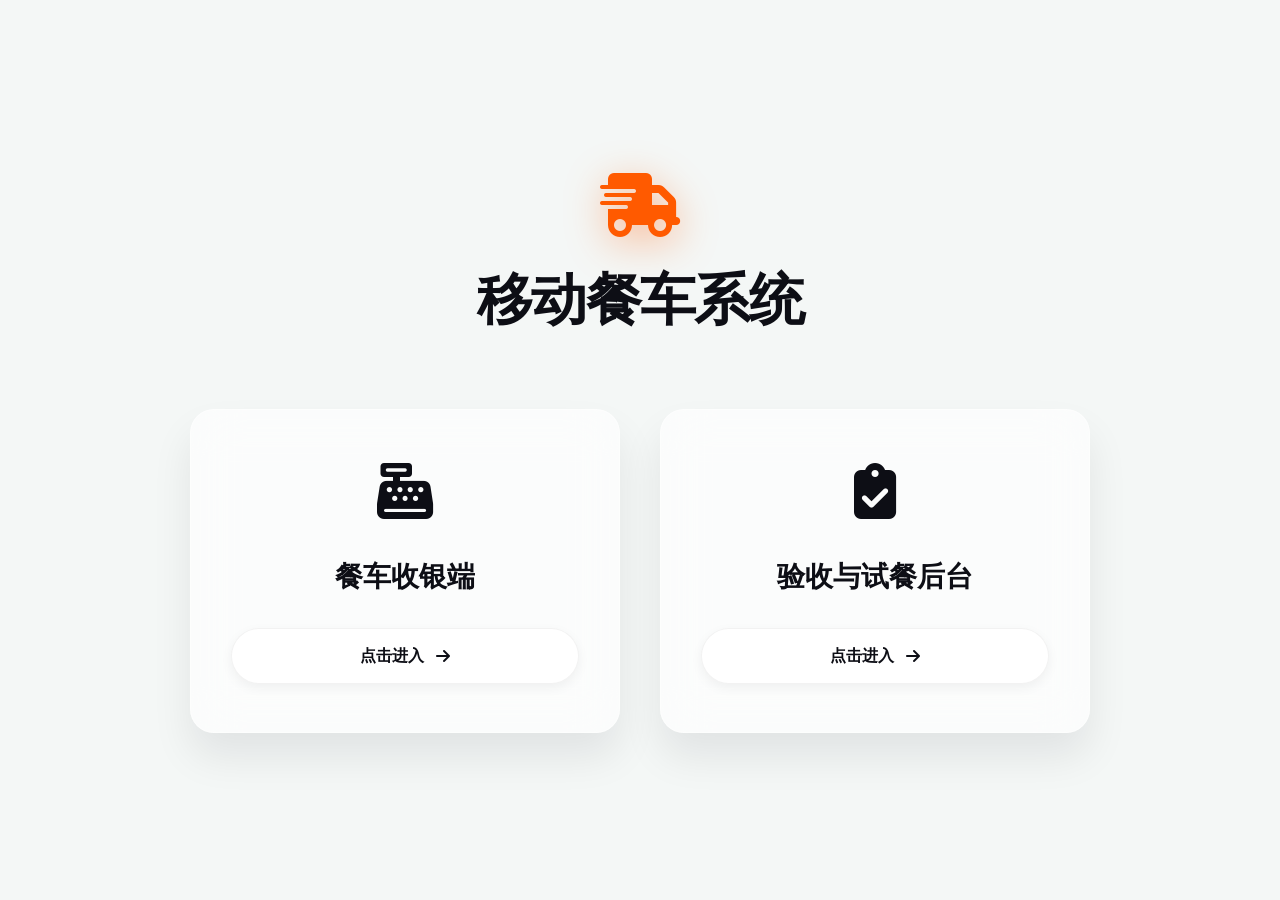
<file: index.html>
<!DOCTYPE html>
<!--
    页面名称: 欢迎主页 (Welcome Homepage)
    功能描述: 作为餐车管理系统的统一入口，提供导航到不同子模块的功能。
    涉及技能: 
      - welcome-homepage: 高质感欢迎页，动态流云背景，玻璃拟物化卡片，微互动动画
      - frontend-design: 极具识别度的现代排版，鲜明的色彩对比
      - code-comments: 清晰的代码结构注释
-->
<html lang="zh-CN">

<head>
    <meta charset="UTF-8">
    <meta name="viewport" content="width=device-width, initial-scale=1.0">
    <title>悠饭移动餐车系统</title>
    <!-- 引入高质感字体: Outfit 用于标题, Inter 用于正文 -->
    <link href="https://fonts.googleapis.com/css2?family=Inter:wght@400;500;600&family=Outfit:wght@700;800;900&display=swap" rel="stylesheet">
    <link rel="stylesheet" href="https://cdnjs.cloudflare.com/ajax/libs/font-awesome/6.4.0/css/all.min.css">
    
    <style>
        /* ==========================================================================
           模块: 全局变量与复位
           ========================================================================== */
        :root {
            /* 品牌核心色系：大胆的橙色为主色调，搭配高对比黑色与纯净白色 */
            --color-primary: #FF5A00;
            --color-primary-glow: rgba(255, 90, 0, 0.4);
            --color-secondary: #00E5FF;
            --color-secondary-glow: rgba(0, 229, 255, 0.4);
            
            --color-bg-light: #F4F7F6;
            --color-text-dark: #0D0E15;
            --color-text-muted: #6B7280;
            
            --glass-bg: rgba(255, 255, 255, 0.65);
            --glass-border: rgba(255, 255, 255, 0.4);
            --glass-shadow: 0 24px 40px rgba(13, 14, 21, 0.08);
            
            --font-display: 'Outfit', sans-serif;
            --font-body: 'Inter', sans-serif;
        }

        * {
            box-sizing: border-box;
            margin: 0;
            padding: 0;
        }

        body, html {
            height: 100%;
            font-family: var(--font-body);
            background-color: var(--color-bg-light);
            overflow: hidden; /* 防止背景滚动 */
            color: var(--color-text-dark);
        }

        /* ==========================================================================
           模块: 动态背景 (Dynamic Background)
           作用: 使用CSS动画和高斯模糊营造空间感与流动感
           ========================================================================== */
        .ambient-bg {
            position: fixed;
            top: 0;
            left: 0;
            width: 100vw;
            height: 100vh;
            z-index: -1;
            overflow: hidden;
            background: linear-gradient(145deg, #f0f4f8 0%, #e1e9f0 100%);
        }

        /* 流云模糊形体 */
        .color-orb {
            position: absolute;
            border-radius: 50%;
            filter: blur(100px);
            opacity: 0.7;
            animation: drift 20s infinite alternate ease-in-out;
        }

        .orb-1 {
            background-color: var(--color-primary);
            width: 60vw;
            height: 60vw;
            top: -20vh;
            left: -10vw;
            animation-duration: 25s;
        }

        .orb-2 {
            background-color: var(--color-secondary);
            width: 50vw;
            height: 50vw;
            bottom: -10vh;
            right: -10vw;
            animation-delay: -5s;
        }
        
        .orb-3 {
            background-color: #A78BFA;
            width: 40vw;
            height: 40vw;
            top: 40vh;
            left: 30vw;
            animation-duration: 30s;
            opacity: 0.5;
        }

        @keyframes drift {
            0% { transform: translate(0, 0) scale(1); }
            33% { transform: translate(5vw, 10vh) scale(1.1); }
            66% { transform: translate(-10vw, 5vh) scale(0.9); }
            100% { transform: translate(0vw, -5vh) scale(1.05); }
        }

        /* 噪点纹理叠加，增强质感 */
        .noise-overlay {
            position: fixed;
            top: 0; left: 0; right: 0; bottom: 0;
            background-image: url("data:image/svg+xml,%3Csvg viewBox='0 0 200 200' xmlns='http://www.w3.org/2000/svg'%3E%3Cfilter id='noiseFilter'%3E%3CfeTurbulence type='fractalNoise' baseFrequency='0.85' numOctaves='3' stitchTiles='stitch'/%3E%3C/filter%3E%3Crect width='100%25' height='100%25' filter='url(%23noiseFilter)' opacity='0.04'/%3E%3C/svg%3E");
            z-index: -1;
            pointer-events: none;
        }

        /* ==========================================================================
           模块: 主要内容区布局 (Main Content Layout)
           ========================================================================== */
        .layout-wrapper {
            display: flex;
            flex-direction: column;
            align-items: center;
            justify-content: center;
            height: 100vh;
            padding: 2rem;
            animation: fadeIn 1.2s cubic-bezier(0.16, 1, 0.3, 1) forwards;
        }

        @keyframes fadeIn {
            from { opacity: 0; transform: translateY(20px); }
            to { opacity: 1; transform: translateY(0); }
        }

        /* 标题容器 */
        .hero-section {
            text-align: center;
            margin-bottom: 5rem;
            position: relative;
        }

        .hero-icon {
            font-size: 4rem;
            color: var(--color-primary);
            margin-bottom: 1.5rem;
            filter: drop-shadow(0 10px 20px var(--color-primary-glow));
            display: inline-block;
            animation: float 6s ease-in-out infinite;
        }

        @keyframes float {
            0%, 100% { transform: translateY(0); }
            50% { transform: translateY(-10px); }
        }

        .hero-title {
            font-family: var(--font-display);
            font-size: 3.5rem;
            font-weight: 900;
            letter-spacing: -0.03em;
            color: var(--color-text-dark);
            line-height: 1.1;
        }

        /* ==========================================================================
           模块: 导航卡片组 (Navigation Cards)
           特性: 玻璃态容器，微交互动画
           ========================================================================== */
        .nav-grid {
            display: grid;
            grid-template-columns: repeat(2, 1fr);
            gap: 2.5rem;
            max-width: 900px;
            width: 100%;
        }

        @media (max-width: 768px) {
            .nav-grid {
                grid-template-columns: 1fr;
                gap: 1.5rem;
            }
        }

        .nav-card {
            position: relative;
            background: var(--glass-bg);
            backdrop-filter: blur(24px);
            -webkit-backdrop-filter: blur(24px);
            border: 1px solid var(--glass-border);
            border-radius: 24px;
            padding: 3rem 2.5rem;
            text-decoration: none;
            display: flex;
            flex-direction: column;
            align-items: center;
            justify-content: center;
            transition: all 0.4s cubic-bezier(0.16, 1, 0.3, 1);
            box-shadow: var(--glass-shadow);
            overflow: hidden;
            group: card;
        }

        /* 卡片光晕悬停层 */
        .nav-card::after {
            content: '';
            position: absolute;
            top: 0; left: 0; right: 0; bottom: 0;
            background: radial-gradient(circle at 50% 120%, var(--accent-light) 0%, transparent 60%);
            opacity: 0;
            transition: opacity 0.4s ease;
            z-index: 0;
        }

        /* 针对不同卡片设置特殊主色变量 */
        .card-cashier {
            --accent-color: var(--color-primary);
            --accent-light: rgba(255, 90, 0, 0.15);
        }

        .card-admin {
            --accent-color: #10B981; /* 翡翠绿 */
            --accent-light: rgba(16, 185, 129, 0.15);
        }

        .nav-card:hover {
            transform: translateY(-12px);
            box-shadow: 0 32px 60px rgba(0, 0, 0, 0.12),
                        0 0 0 2px var(--glass-border) inset;
        }

        .nav-card:hover::after {
            opacity: 1;
        }

        /* 确保内容在光晕之上 */
        .card-content {
            position: relative;
            z-index: 1;
            display: flex;
            flex-direction: column;
            align-items: center;
            width: 100%;
        }

        .card-icon {
            font-size: 3.5rem;
            color: var(--color-text-dark);
            margin-bottom: 2rem;
            transition: transform 0.4s cubic-bezier(0.34, 1.56, 0.64, 1), color 0.3s ease;
        }

        .nav-card:hover .card-icon {
            transform: scale(1.1) rotate(-5deg);
            color: var(--accent-color);
        }

        .card-title {
            font-family: var(--font-display);
            font-size: 1.75rem;
            font-weight: 800;
            color: var(--color-text-dark);
            margin-bottom: 2rem;
        }

        /* 进入按钮样式 */
        .btn-enter {
            background-color: #FFFFFF;
            color: var(--color-text-dark);
            padding: 1rem 2rem;
            border-radius: 100px;
            font-weight: 600;
            font-size: 1rem;
            display: inline-flex;
            align-items: center;
            gap: 0.75rem;
            border: 1px solid rgba(0, 0, 0, 0.05);
            box-shadow: 0 4px 12px rgba(0, 0, 0, 0.05);
            transition: all 0.3s ease;
            width: 100%;
            justify-content: center;
        }

        .nav-card:hover .btn-enter {
            background-color: var(--accent-color);
            color: #FFFFFF;
            transform: translateY(-2px);
            box-shadow: 0 8px 20px var(--accent-light);
            border-color: transparent;
        }

        .btn-enter i {
            transition: transform 0.3s ease;
        }

        .nav-card:hover .btn-enter i {
            transform: translateX(6px);
        }
    </style>
</head>

<body>
    <!-- 动态背景 -->
    <div class="ambient-bg">
        <div class="color-orb orb-1"></div>
        <div class="color-orb orb-2"></div>
        <div class="color-orb orb-3"></div>
    </div>
    
    <!-- 噪点纹理叠加 -->
    <div class="noise-overlay"></div>

    <!-- 顶层交互容器 -->
    <main class="layout-wrapper">
        
        <!-- 页面主标题 -->
        <section class="hero-section">
            <div class="hero-icon">
                <i class="fa-solid fa-truck-fast"></i>
            </div>
            <h1 class="hero-title">移动餐车系统</h1>
        </section>

        <!-- 导航卡片区 -->
        <nav class="nav-grid">
            
            <!-- 卡片1: 餐车收银端 -->
            <a href="收银app-餐车模式.html" class="nav-card card-cashier">
                <div class="card-content">
                    <div class="card-icon">
                        <i class="fa-solid fa-cash-register"></i>
                    </div>
                    <h2 class="card-title">餐车收银端</h2>
                    <div class="btn-enter">
                        点击进入 <i class="fa-solid fa-arrow-right"></i>
                    </div>
                </div>
            </a>

            <!-- 卡片2: 验收与试餐后台 -->
            <a href="验收与剩餐记录.html" class="nav-card card-admin">
                <div class="card-content">
                    <div class="card-icon">
                        <i class="fa-solid fa-clipboard-check"></i>
                    </div>
                    <h2 class="card-title">验收与试餐后台</h2>
                    <div class="btn-enter">
                        点击进入 <i class="fa-solid fa-arrow-right"></i>
                    </div>
                </div>
            </a>

        </nav>
    </main>
</body>

</html>
</file>
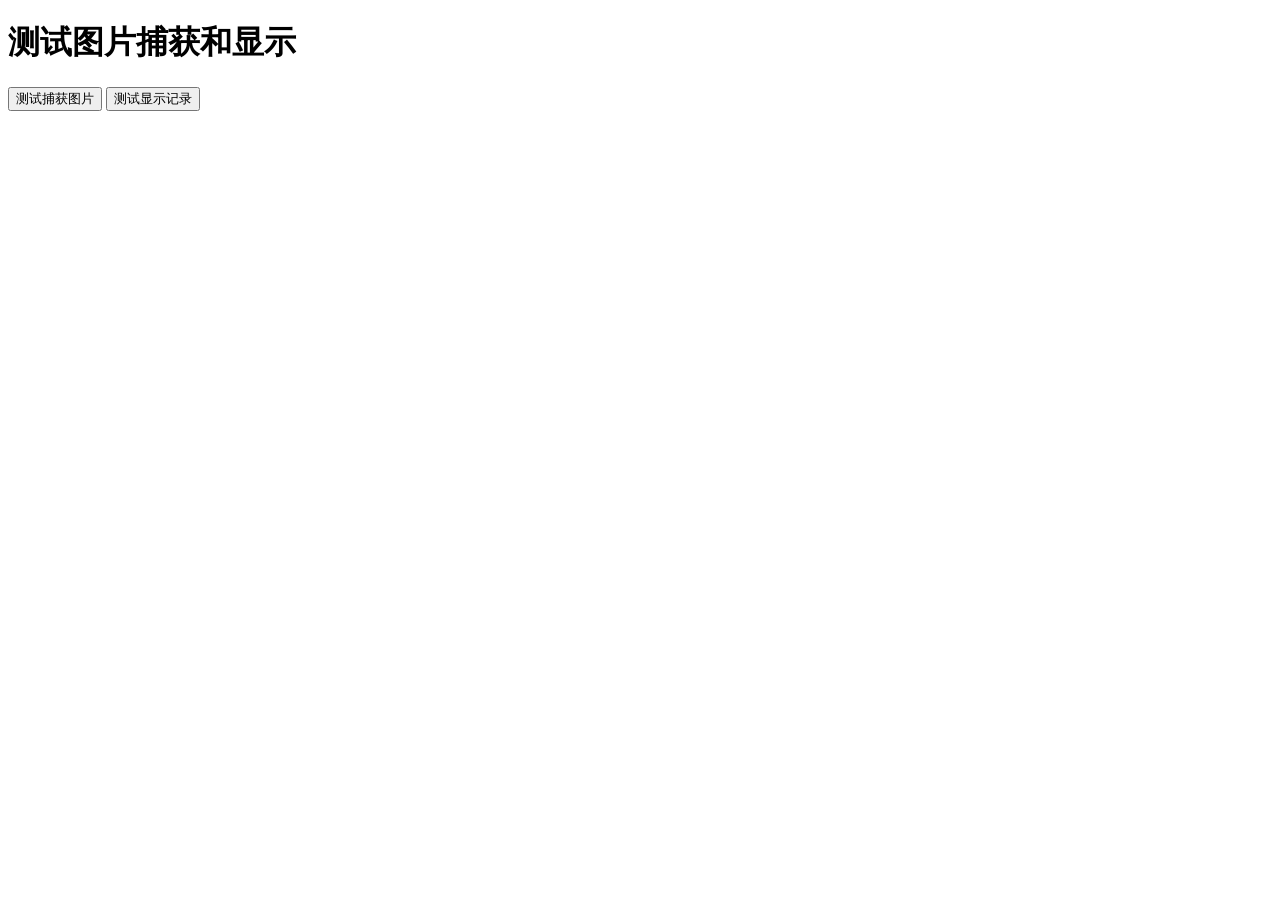
<file: test-images.html>
<!DOCTYPE html>
<html lang="zh-CN">

<head>
    <meta charset="UTF-8">
    <meta name="viewport" content="width=device-width, initial-scale=1.0">
    <title>图片功能测试</title>
</head>

<body>
    <h1>测试图片捕获和显示</h1>
    <button onclick="testCapture()">测试捕获图片</button>
    <button onclick="testDisplay()">测试显示记录</button>
    <div id="output"></div>

    <script>
        // 模拟 localStorage 中的记录数据
        function testCapture() {
            const testRecord = {
                id: '123',
                type: 'acceptance',
                time: '14:30:25',
                name: '招牌红烧肉',
                detail: '2500 g',
                image: '[data-uri]'
            };

            console.log('测试记录:', testRecord);
            document.getElementById('output').innerHTML = `
                <h3>记录详情：</h3>
                <p>菜品：${testRecord.name}</p>
                <p>重量：${testRecord.detail}</p>
                <p>时间：${testRecord.time}</p>
                <p>图片：${testRecord.image ? '有' : '无'}</p>
                ${testRecord.image ? `<img src="${testRecord.image}" style="width: 100px; height: 100px; border: 1px solid #ccc;">` : ''}
            `;
        }

        function testDisplay() {
            // 检查 localStorage
            const records = JSON.parse(localStorage.getItem('food_truck_records') || '[]');
            console.log('localStorage 中的记录数:', records.length);
            console.log('记录详情:', records);

            if (records.length === 0) {
                document.getElementById('output').innerHTML = '<p>localStorage 中没有记录</p>';
                return;
            }

            const html = records.map(rec => `
                <div style="border: 1px solid #ccc; padding: 10px; margin: 10px 0;">
                    <p><strong>${rec.name}</strong> - ${rec.detail}</p>
                    <p>时间: ${rec.time}</p>
                    <p>类型: ${rec.type}</p>
                    <p>图片: ${rec.image ? '✓ 有' : '✗ 无'}</p>
                    ${rec.image ? `<img src="${rec.image}" style="width: 80px; height: 80px; object-fit: cover; border: 1px solid #ddd;">` : ''}
                </div>
            `).join('');

            document.getElementById('output').innerHTML = html;
        }
    </script>
</body>

</html>
</file>
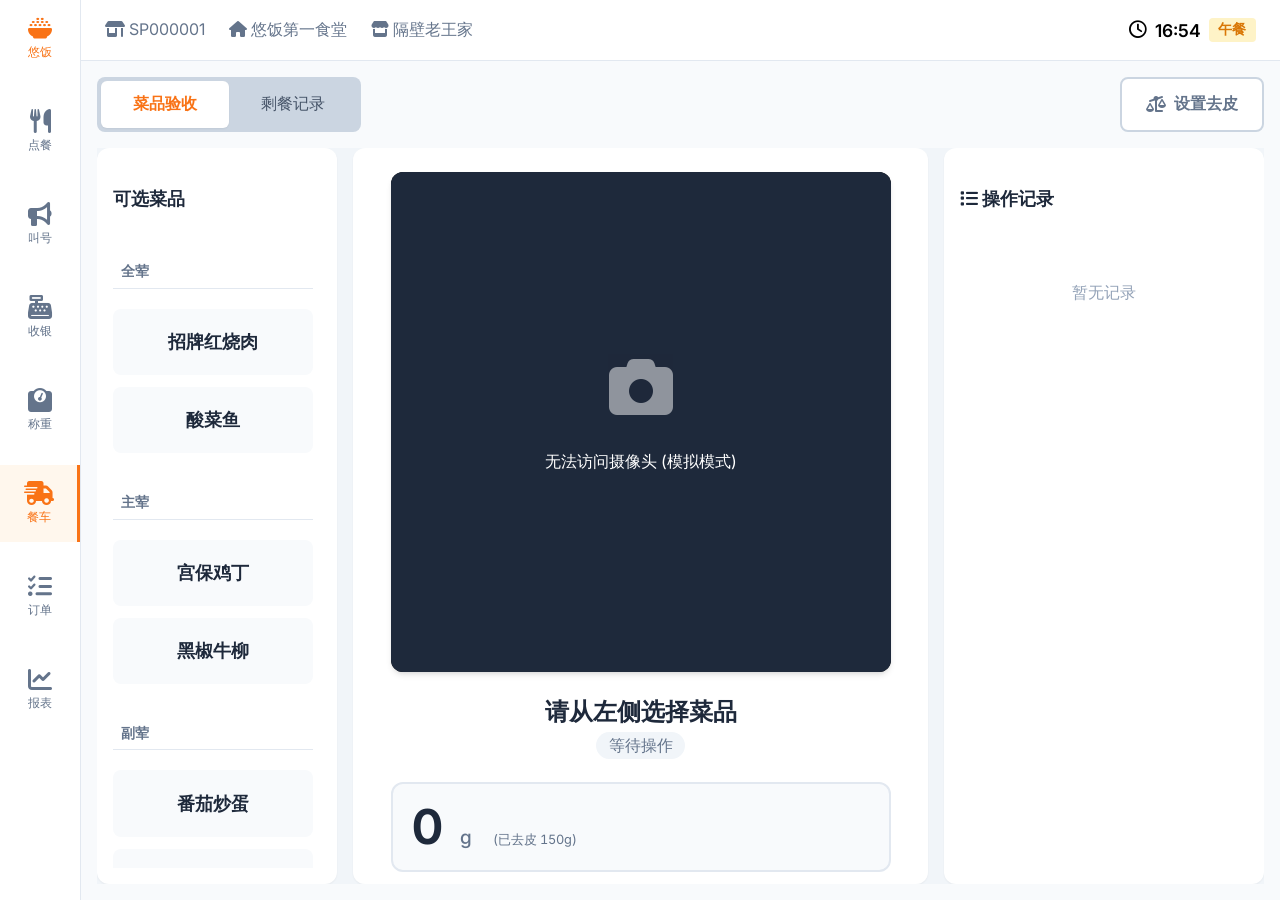
<file: 收银app-餐车模式.html>
<!DOCTYPE html>
<html lang="zh-CN">

<head>
    <meta charset="UTF-8">
    <meta name="viewport"
        content="width=device-width, height=device-height, initial-scale=1.0, maximum-scale=1.0, user-scalable=no">
    <title>餐车菜品验收与剩餐记录原型</title>
    <link href="https://fonts.googleapis.com/css2?family=Inter:wght@400;500;600;700&display=swap" rel="stylesheet">
    <link rel="stylesheet" href="https://cdnjs.cloudflare.com/ajax/libs/font-awesome/6.4.0/css/all.min.css">
    <link rel="stylesheet" href="style.css">
</head>

<body>
    <div class="app-container">
        <!-- 侧边栏导航 -->
        <aside class="sidebar">
            <div class="sidebar-logo">
                <i class="fa-solid fa-bowl-rice"></i>
                <span>悠饭</span>
            </div>
            <nav class="nav-menu">
                <a href="#" class="nav-item">
                    <div class="icon-box"><i class="fa-solid fa-utensils"></i></div>
                    <span>点餐</span>
                </a>
                <a href="#" class="nav-item">
                    <div class="icon-box"><i class="fa-solid fa-bullhorn"></i></div>
                    <span>叫号</span>
                </a>
                <a href="#" class="nav-item">
                    <div class="icon-box"><i class="fa-solid fa-cash-register"></i></div>
                    <span>收银</span>
                </a>
                <a href="#" class="nav-item">
                    <div class="icon-box"><i class="fa-solid fa-weight-scale"></i></div>
                    <span>称重</span>
                </a>
                <a href="#" class="nav-item active">
                    <div class="icon-box"><i class="fa-solid fa-truck-fast"></i></div>
                    <span>餐车</span>
                </a>
                <a href="#" class="nav-item">
                    <div class="icon-box"><i class="fa-solid fa-list-check"></i></div>
                    <span>订单</span>
                </a>
                <a href="验收与剩餐记录.html" class="nav-item">
                    <div class="icon-box"><i class="fa-solid fa-chart-line"></i></div>
                    <span>报表</span>
                </a>
            </nav>
        </aside>

        <!-- 主界面内容 -->
        <div class="main-wrapper">
            <!-- 顶部头信息 -->
            <header class="top-header">
                <div class="header-info">
                    <span><i class="fa-solid fa-shop"></i> SP000001</span>
                    <span><i class="fa-solid fa-house"></i> 悠饭第一食堂</span>
                    <span><i class="fa-solid fa-store"></i> 隔壁老王家</span>
                </div>
                <!-- 头部不再放 Tab -->
                <div class="header-time">
                    <i class="fa-regular fa-clock"></i> <span id="current-time">12:00-14:00</span>
                    <span class="badge-lunch">午餐</span>
                </div>
            </header>

            <!-- 业务操作区域 -->
            <main class="content-area">
                <!-- 模式切换移回内容区顶部 -->
                <div class="content-header">
                    <div class="mode-switcher">
                        <button id="btn-mode-acceptance" class="mode-btn active" onclick="switchMode('acceptance')">
                            菜品验收
                        </button>
                        <button id="btn-mode-leftover" class="mode-btn" onclick="switchMode('leftover')">
                            剩餐记录
                        </button>
                    </div>
                    <!-- 去皮按钮 -->
                    <button class="btn-icon-text" onclick="showTareModal()" style="margin-left: auto;">
                        <i class="fa-solid fa-scale-unbalanced"></i> 设置去皮
                    </button>
                </div>

                <!-- 三栏布局工作区 -->
                <div class="three-column-layout">
                    <!-- 第一栏：菜品列表 -->
                    <section class="col-dish">
                        <div class="panel-header">
                            <h4>可选菜品</h4>
                        </div>
                        <div id="dish-grid" class="dish-list-vertical">
                            <!-- JS填充 -->
                        </div>
                    </section>

                    <!-- 第二栏：称重预览 -->
                    <section class="col-preview">
                        <!-- 摄像头区域 -->
                        <div class="camera-square-wrapper">
                            <div class="camera-container">
                                <video id="camera-feed" autoplay playsinline class="hidden"></video>
                                <div id="camera-placeholder" class="camera-placeholder">
                                    <i class="fa-solid fa-camera"></i>
                                    <p id="camera-msg">请先选择左侧菜品</p>
                                </div>
                                <div id="flash-overlay" class="flash-overlay"></div>
                            </div>
                        </div>

                        <!-- 操作控制区 -->
                        <div class="control-area">
                            <div class="selected-info-bar">
                                <h2 id="selected-dish-name">请选择左侧菜品</h2>
                                <span id="selected-dish-status" class="status-tag">等待操作</span>
                            </div>

                            <div class="weight-control-row">
                                <div class="weight-display-large">
                                    <span id="weight-value">0</span>
                                    <span class="unit">g</span>
                                    <span id="tare-info"
                                        style="font-size: 0.8rem; color: #64748b; font-weight: normal; margin-left: 0.5rem; display:none;">(已去皮)</span>
                                </div>
                            </div>

                            <div class="action-buttons-row">
                                <button id="btn-primary-action" class="btn-primary btn-xl"
                                    onclick="handlePrimaryAction()" disabled>
                                    <i class="fa-solid fa-check"></i> 确认记录
                                </button>
                                <button id="btn-secondary-action" class="btn-danger btn-xl hidden"
                                    onclick="handleSoldOut()">
                                    <i class="fa-solid fa-store-slash"></i> 标记售罄
                                </button>
                            </div>
                        </div>
                    </section>

                    <!-- 第三栏：操作记录 -->
                    <section class="col-log">
                        <div class="panel-header">
                            <h4><i class="fa-solid fa-list"></i> <span id="log-title">操作记录</span></h4>
                        </div>
                        <div class="log-list-container">
                            <div id="log-list" class="log-items">
                                <!-- JS填充 -->
                            </div>
                        </div>
                    </section>
                </div>
            </main>
        </div>
    </div>

    <!-- 去皮设置弹窗 -->
    <div id="tare-modal" class="modal-overlay hidden">
        <div class="modal-content">
            <h3 class="modal-title">设置去皮</h3>
            <!-- 移除份数设置，默认1份 -->
            <div class="form-group">
                <label>份数盆重量 (g)</label>
                <input type="number" id="tare-unit-weight" value="150" step="1" class="input-field"
                    style="font-size: 1.5rem; text-align: center;">
            </div>
            <div class="modal-actions">
                <button class="btn-secondary" onclick="closeTareModal()">取消</button>
                <button class="btn-primary" onclick="confirmTare()">确认</button>
            </div>
        </div>
    </div>

    <!-- Toast -->
    <div id="toast" class="toast hidden">操作成功</div>

    <script src="app.js"></script>
</body>

</html>
</file>
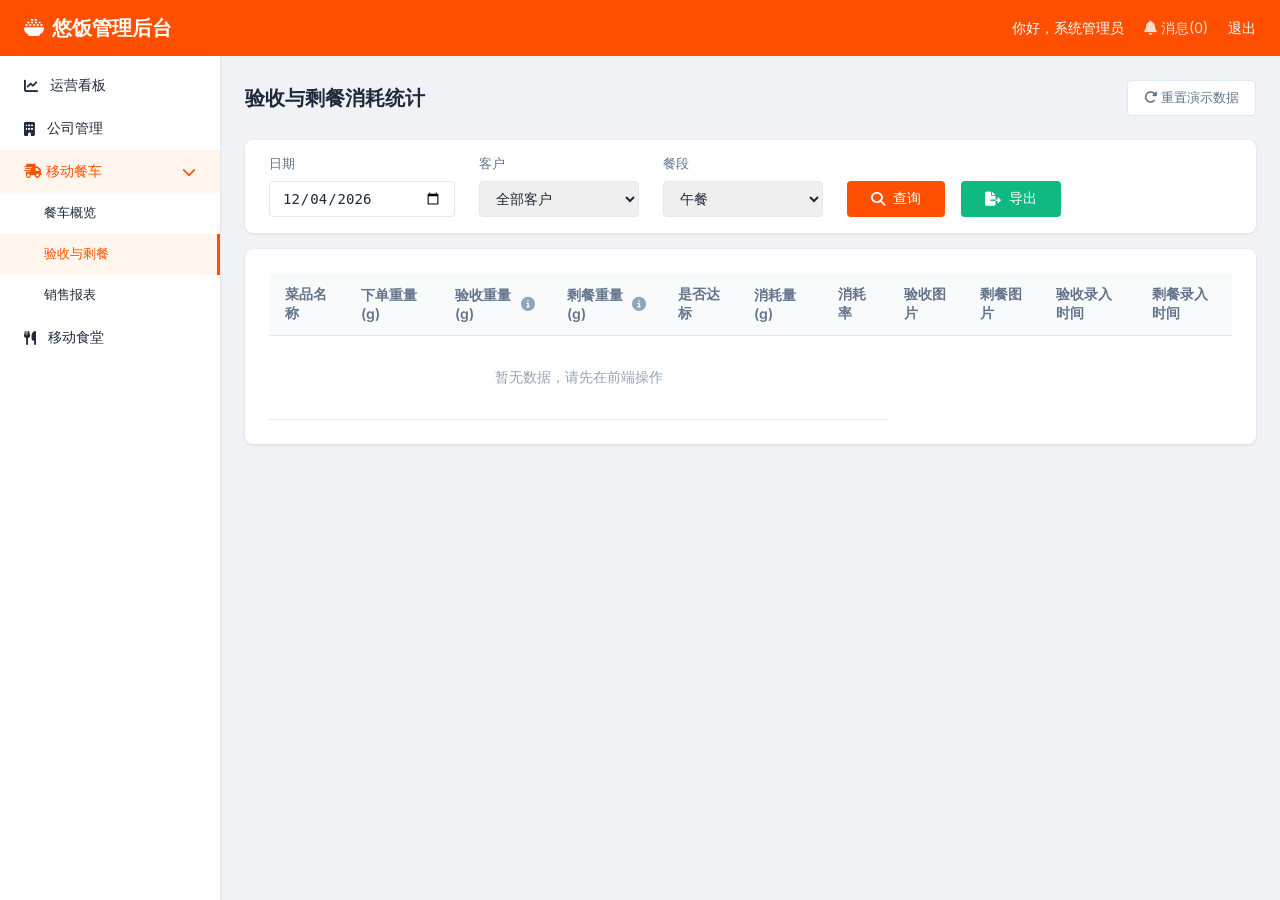
<file: 验收与剩餐记录.html>
<!DOCTYPE html>
<html lang="zh-CN">

<head>
    <meta charset="UTF-8">
    <meta name="viewport" content="width=device-width, initial-scale=1.0">
    <title>餐车管理后台 - 验收与剩餐</title>
    <link href="https://fonts.googleapis.com/css2?family=Inter:wght@400;500;600;700&display=swap" rel="stylesheet">
    <link rel="stylesheet" href="https://cdnjs.cloudflare.com/ajax/libs/font-awesome/6.4.0/css/all.min.css">
    <link rel="stylesheet" href="style.css">
    <style>
        /* 后台专属样式覆盖 */
        body {
            background: #f0f2f5;
        }

        .admin-header {
            background: #fe5000;
            /* 悠饭橙 */
            color: white;
            height: 56px;
            display: flex;
            align-items: center;
            padding: 0 1.5rem;
            justify-content: space-between;
            font-size: 0.9rem;
        }

        .admin-logo {
            font-size: 1.25rem;
            font-weight: 700;
            display: flex;
            align-items: center;
            gap: 0.5rem;
        }

        .admin-layout {
            display: flex;
            height: calc(100vh - 56px);
        }

        .admin-sidebar {
            width: 220px;
            background: white;
            border-right: 1px solid #e2e8f0;
            overflow-y: auto;
            display: flex;
            flex-direction: column;
        }

        .sidebar-group {
            padding: 0.5rem 0;
        }

        .group-title {
            padding: 0.75rem 1.5rem;
            color: #64748b;
            font-size: 0.75rem;
            font-weight: 600;
        }

        .menu-item {
            display: flex;
            align-items: center;
            padding: 0.75rem 1.5rem;
            color: #1e293b;
            text-decoration: none;
            font-size: 0.875rem;
            gap: 0.75rem;
            transition: all 0.2s;
        }

        .menu-item:hover {
            background: #f8fafc;
            color: #fe5000;
        }

        .menu-item.active {
            background: #fff7ed;
            color: #fe5000;
            border-right: 3px solid #fe5000;
        }

        .menu-item.sub-item {
            padding-left: 2.75rem;
            font-size: 0.8rem;
        }

        .admin-content {
            flex: 1;
            padding: 1.5rem;
            overflow-y: auto;
        }

        .page-header {
            margin-bottom: 1.5rem;
            display: flex;
            justify-content: space-between;
            align-items: center;
        }

        .page-title {
            font-size: 1.25rem;
            font-weight: 600;
            color: #1e293b;
        }

        .data-card {
            background: white;
            padding: 1.5rem;
            border-radius: 8px;
            box-shadow: 0 1px 3px rgba(0, 0, 0, 0.1);
        }

        .data-table {
            width: 100%;
            border-collapse: collapse;
            font-size: 0.875rem;
        }

        .data-table th,
        .data-table td {
            text-align: left;
            padding: 0.75rem 1rem;
            border-bottom: 1px solid #e2e8f0;
        }

        .data-table th {
            background: #f8fafc;
            font-weight: 600;
            color: #64748b;
        }

        .value-cell {
            font-family: 'Inter', monospace;
            font-weight: 500;
        }

        .text-green {
            color: #10b981;
        }

        .text-red {
            color: #ef4444;
        }

        /* 展开菜单逻辑简化 */
        .group-header {
            cursor: pointer;
            display: flex;
            justify-content: space-between;
            align-items: center;
        }

        /* 筛选栏样式 */
        .filter-bar {
            background: white;
            padding: 1rem 1.5rem;
            border-radius: 8px;
            box-shadow: 0 1px 3px rgba(0, 0, 0, 0.1);
            margin-bottom: 1rem;
            display: flex;
            align-items: flex-end;
            /* 让 label 和 input 对齐 */
            gap: 1.5rem;
            flex-wrap: wrap;
        }

        .filter-item {
            display: flex;
            flex-direction: column;
            gap: 0.5rem;
        }

        .filter-item label {
            font-size: 0.8rem;
            color: #64748b;
            font-weight: 500;
        }

        .form-control {
            padding: 0.5rem 0.75rem;
            border: 1px solid #e2e8f0;
            border-radius: 4px;
            font-size: 0.875rem;
            color: #1e293b;
            min-width: 160px;
            outline: none;
        }

        .form-control:focus {
            border-color: #fe5000;
            box-shadow: 0 0 0 2px rgba(254, 80, 0, 0.1);
        }

        .btn-search {
            background: #fe5000;
            color: white;
            border: none;
            padding: 0.5rem 1.5rem;
            border-radius: 4px;
            font-size: 0.875rem;
            cursor: pointer;
            font-weight: 500;
            height: 36px;
            /* Match input height roughly */
            display: flex;
            align-items: center;
            gap: 0.5rem;
        }

        .btn-search:hover {
            background: #e04600;
        }

        /* Tooltip 组件 */
        .tooltip-container {
            position: relative;
            display: inline-flex;
            align-items: center;
            cursor: help;
        }

        .tooltip-container .tooltip-text {
            visibility: hidden;
            width: 50px;
            background-color: rgba(0, 0, 0, 0.8);
            color: #fff;
            text-align: center;
            border-radius: 4px;
            padding: 4px 6px;
            position: absolute;
            z-index: 10;
            bottom: 125%;
            left: 50%;
            transform: translateX(-50%);
            opacity: 0;
            transition: opacity 0.2s;
            font-size: 12px;
            font-weight: normal;
        }

        .tooltip-container .tooltip-text::after {
            content: "";
            position: absolute;
            top: 100%;
            left: 50%;
            margin-left: -4px;
            border-width: 4px;
            border-style: solid;
            border-color: rgba(0, 0, 0, 0.8) transparent transparent transparent;
        }

        .tooltip-container:hover .tooltip-text {
            visibility: visible;
            opacity: 1;
        }
    </style>
</head>

<body>
    <header class="admin-header">
        <div class="admin-logo"><i class="fa-solid fa-bowl-rice"></i> 悠饭管理后台</div>
        <div>
            <span>你好，系统管理员</span>
            <span style="margin-left: 1rem; opacity: 0.8;"><i class="fa-solid fa-bell"></i> 消息(0)</span>
            <span style="margin-left: 1rem; cursor: pointer;">退出</span>
        </div>
    </header>

    <div class="admin-layout">
        <aside class="admin-sidebar">
            <div class="sidebar-group">
                <a href="#" class="menu-item"><i class="fa-solid fa-chart-line"></i> 运营看板</a>
                <a href="#" class="menu-item"><i class="fa-solid fa-building"></i> 公司管理</a>

                <!-- 移动餐车模块 -->
                <div class="menu-item group-header" style="color: #fe5000; background: #fff7ed;">
                    <span><i class="fa-solid fa-truck-fast"></i> 移动餐车</span>
                    <i class="fa-solid fa-chevron-down"></i>
                </div>
                <a href="收银app-餐车模式.html" class="menu-item sub-item">餐车概览</a>
                <a href="验收与剩餐记录.html" class="menu-item sub-item active">验收与剩餐</a>
                <a href="#" class="menu-item sub-item">销售报表</a>

                <a href="#" class="menu-item"><i class="fa-solid fa-utensils"></i> 移动食堂</a>
            </div>
        </aside>

        <main class="admin-content">
            <div class="page-header">
                <div class="page-title">验收与剩餐消耗统计</div>
                <button onclick="clearData()"
                    style="padding: 0.5rem 1rem; cursor: pointer; border: 1px solid #e2e8f0; background: white; border-radius: 4px; color: #64748b;">
                    <i class="fa-solid fa-rotate-right"></i> 重置演示数据
                </button>
            </div>

            <!-- 筛选栏 -->
            <div class="filter-bar">
                <div class="filter-item">
                    <label>日期</label>
                    <input type="date" id="filter-date" class="form-control">
                </div>
                <div class="filter-item">
                    <label>客户</label>
                    <select id="filter-customer" class="form-control">
                        <option value="">全部客户</option>
                        <option value="AA公司">AA公司</option>
                        <option value="BB科技">BB科技</option>
                        <option value="CC集团">CC集团</option>
                    </select>
                </div>
                <div class="filter-item">
                    <label>餐段</label>
                    <select id="filter-meal" class="form-control">
                        <option value="">全部餐段</option>
                        <option value="午餐" selected>午餐</option>
                        <option value="晚餐">晚餐</option>
                    </select>
                </div>
                <div style="display: flex; gap: 1rem; align-items: flex-end;">
                    <button class="btn-search" onclick="loadAdminData()">
                        <i class="fa-solid fa-magnifying-glass"></i> 查询
                    </button>
                    <button class="btn-search" style="background: #10b981;" onclick="exportData()">
                        <i class="fa-solid fa-file-export"></i> 导出
                    </button>
                </div>
            </div>

            <div class="data-card">
                <table class="data-table">
                    <thead>
                        <tr>
                            <th>菜品名称</th>
                            <th>下单重量 (g)</th>
                            <th>
                                <div class="tooltip-container">
                                    验收重量 (g) <i class="fa-solid fa-circle-info"
                                        style="color:#94a3b8; margin-left:4px;"></i>
                                    <span class="tooltip-text">已去皮</span>
                                </div>
                            </th>
                            <th>
                                <div class="tooltip-container">
                                    剩餐重量 (g) <i class="fa-solid fa-circle-info"
                                        style="color:#94a3b8; margin-left:4px;"></i>
                                    <span class="tooltip-text">已去皮</span>
                                </div>
                            </th>
                            <th>是否达标</th>
                            <th>消耗量 (g)</th>
                            <th>消耗率</th>
                            <th>验收图片</th>
                            <th>剩餐图片</th>
                            <th>验收录入时间</th>
                            <th>剩餐录入时间</th>
                        </tr>
                    </thead>
                    <tbody id="report-list">
                        <!-- JS填充 -->
                    </tbody>
                </table>
            </div>
        </main>
    </div>

    <script>
        // 读取主应用的数据
        function loadAdminData() {
            // 获取筛选条件 (模拟)
            const date = document.getElementById('filter-date').value;
            const customer = document.getElementById('filter-customer').value;
            const meal = document.getElementById('filter-meal').value;

            console.log(`查询条件: 日期=${date}, 客户=${customer}, 餐段=${meal}`);
            // 注意：由于演示数据的 record 中没有包含客户和餐段字段，
            // 这里暂不执行实际过滤逻辑，仅展示筛选交互。
            // 实际开发中应在 createRecord 时写入这些字段，并在下方 filter 中使用。

            const dishes = JSON.parse(localStorage.getItem('food_truck_dishes') || '[]');
            const records = JSON.parse(localStorage.getItem('food_truck_records') || '[]');

            const tbody = document.getElementById('report-list');
            if (dishes.length === 0) {
                tbody.innerHTML = '<tr><td colspan="7" style="text-align:center; padding: 2rem; color: #94a3b8;">暂无数据，请先在前端操作</td></tr>';
                return;
            }

            tbody.innerHTML = dishes.map(dish => {
                const acceptRec = records.find(r => r.id === dish.acceptanceRecordId);
                const leftRec = records.find(r => r.id === dish.leftoverRecordId);

                // 解析验收重量
                let acceptWeight = 0;
                if (acceptRec) {
                    acceptWeight = parseFloat(acceptRec.detail) || 0;
                }

                // 解析剩餐重量
                let leftWeight = 0;
                let isSoldOut = false;
                if (leftRec) {
                    if (leftRec.detail === '已售罄') {
                        isSoldOut = true;
                        leftWeight = 0;
                    } else {
                        leftWeight = parseFloat(leftRec.detail) || 0;
                    }
                }

                // 计算消耗
                let consumed = '-';
                let rate = '-';

                if (acceptRec) {
                    // 如果有验收记录，才可以算消耗
                    if (leftRec) {
                        // 有剩餐记录（包括售罄，售罄时剩餐为0，消耗=验收重量）
                        consumed = (acceptWeight - leftWeight).toFixed(0);
                        const rateVal = acceptWeight > 0 ? ((acceptWeight - leftWeight) / acceptWeight * 100) : 0;
                        rate = rateVal.toFixed(1) + '%';
                    } else {
                        // 还没有剩餐记录，消耗暂无
                        consumed = '-';
                        rate = '-';
                    }
                }

                // 格式化展示
                const timeA = acceptRec ? acceptRec.time : '<span style="color:#cbd5e1">-</span>';
                const weightA = acceptRec ? `<span class="value-cell">${acceptWeight.toFixed(0)}</span>` : '<span style="color:#cbd5e1">-</span>';

                // 验收图片显示
                const imageA = acceptRec && acceptRec.image
                    ? `<img src="${acceptRec.image}" class="thumbnail-img" onclick="viewImage('${acceptRec.image}')" style="cursor: pointer; width: 60px; height: 60px; object-fit: cover; border-radius: 4px; border: 1px solid #e2e8f0;">`
                    : '<span style="color:#cbd5e1">-</span>';

                const timeL = leftRec ? leftRec.time : '<span style="color:#cbd5e1">-</span>';
                const weightL = leftRec ? (isSoldOut ? '<span class="text-green">已售罄</span>' : `<span class="value-cell">${leftWeight.toFixed(0)}</span>`) : '<span style="color:#cbd5e1">-</span>';

                // 剩餐图片显示（售罄时不显示图片）
                const imageL = leftRec && leftRec.image && !isSoldOut
                    ? `<img src="${leftRec.image}" class="thumbnail-img" onclick="viewImage('${leftRec.image}')" style="cursor: pointer; width: 60px; height: 60px; object-fit: cover; border-radius: 4px; border: 1px solid #e2e8f0;">`
                    : '<span style="color:#cbd5e1">-</span>';

                // 新增：下单重量
                const orderWt = dish.orderWeight || 2500; // 模拟或取真实数据
                const orderWeightStr = `<span class="value-cell">${orderWt}</span>`;

                // 新增：是否达标
                let isStandardMetStr = '<span style="color:#cbd5e1">-</span>';
                if (acceptRec) {
                    if (acceptWeight > orderWt) {
                        isStandardMetStr = '<span class="text-green">已达标</span>';
                    } else {
                        isStandardMetStr = '<span class="text-red">未达标</span>';
                    }
                }

                return `
                    <tr>
                        <td style="font-weight: 500;">${dish.name}</td>
                        <td>${orderWeightStr}</td>
                        <td>${weightA}</td>
                        <td>${weightL}</td>
                        <td>${isStandardMetStr}</td>
                        <td><span class="value-cell">${consumed}</span></td>
                        <td><span class="value-cell">${rate}</span></td>
                        <td>${imageA}</td>
                        <td>${imageL}</td>
                        <td>${timeA}</td>
                        <td>${timeL}</td>
                    </tr>
                `;
            }).join('');
        }

        // 查看大图
        function viewImage(imgSrc) {
            const modal = document.createElement('div');
            modal.style.cssText = 'position: fixed; top: 0; left: 0; width: 100%; height: 100%; background: rgba(0,0,0,0.8); z-index: 9999; display: flex; justify-content: center; align-items: center; cursor: pointer;';
            modal.onclick = () => modal.remove();

            const img = document.createElement('img');
            img.src = imgSrc;
            img.style.cssText = 'max-width: 90%; max-height: 90%; border-radius: 8px; box-shadow: 0 10px 40px rgba(0,0,0,0.5);';

            modal.appendChild(img);
            document.body.appendChild(modal);
        }

        function exportData() {
            // 获取表头
            const headers = Array.from(document.querySelectorAll('.data-table thead th')).map(th => th.innerText);

            // 获取表格数据
            const rows = Array.from(document.querySelectorAll('#report-list tr')).map(tr => {
                return Array.from(tr.querySelectorAll('td')).map(td => {
                    // 清理 HTML 标签只保留文本 (或者保留特定的格式)
                    return td.innerText.replace(/\n/g, '').trim();
                });
            });

            // 组合 CSV 内容
            const csvContent = [
                headers.join(','),
                ...rows.map(row => row.join(','))
            ].join('\n');

            // 创建 Blob 对象 (添加 BOM 以支持 Excel 中文显示)
            const blob = new Blob(['\ufeff' + csvContent], { type: 'text/csv;charset=utf-8;' });

            // 创建下载链接
            const link = document.createElement("a");
            const url = URL.createObjectURL(blob);
            link.setAttribute("href", url);
            link.setAttribute("download", `餐车消耗统计_${new Date().toISOString().slice(0, 10)}.csv`);
            link.style.visibility = 'hidden';

            document.body.appendChild(link);
            link.click();
            document.body.removeChild(link);
        }

        function clearData() {

            if (confirm('确定要清空所有演示数据吗？')) {
                localStorage.removeItem('food_truck_dishes');
                localStorage.removeItem('food_truck_records');
                location.reload();
            }
        }

        document.addEventListener('DOMContentLoaded', () => {
            // 默认选中今天
            document.getElementById('filter-date').valueAsDate = new Date();
            loadAdminData();
        });
    </script>
</body>

</html>
</file>
<file: style.css>
/* 全局重置与基础样式 */
:root {
    --primary-color: #f97316;
    /* 橙色 - 参考图 */
    --primary-hover: #ea580c;
    --secondary-color: #64748b;
    --bg-dark: #f8fafc;
    --surface-white: #ffffff;
    --text-primary: #1e293b;
    --text-secondary: #64748b;

    /* 触摸优化：更大的点击区域与间距 */
    --touch-target-size: 48px;

    --shadow-sm: 0 1px 2px 0 rgb(0 0 0 / 0.05);
    --shadow-md: 0 4px 6px -1px rgb(0 0 0 / 0.1), 0 2px 4px -2px rgb(0 0 0 / 0.1);

    --font-family: 'Inter', system-ui, -apple-system, sans-serif;
}

body,
html {
    margin: 0;
    padding: 0;
    font-family: var(--font-family);
    background-color: var(--bg-dark);
    height: 100vh;
    overflow: hidden;
    /* 禁止缩放与双击放大 */
    touch-action: manipulation;
    -webkit-user-select: none;
    user-select: none;
}

/* 布局容器 */
.app-container {
    display: flex;
    height: 100vh;
}

/* 侧边栏 */
.sidebar {
    width: 80px;
    background: #ffffff;
    border-right: 1px solid #e2e8f0;
    display: flex;
    flex-direction: column;
    align-items: center;
    padding: 1rem 0;
    z-index: 10;
}

.sidebar-logo {
    display: flex;
    flex-direction: column;
    align-items: center;
    gap: 0.25rem;
    font-size: 0.75rem;
    color: var(--primary-color);
    margin-bottom: 2rem;
}

.sidebar-logo i {
    font-size: 1.5rem;
}

.nav-menu {
    flex: 1;
    display: flex;
    flex-direction: column;
    gap: 1rem;
    width: 100%;
}

.nav-item {
    display: flex;
    flex-direction: column;
    align-items: center;
    padding: 1rem 0;
    text-decoration: none;
    color: var(--text-secondary);
    font-size: 0.75rem;
    position: relative;
    transition: all 0.2s;
    cursor: pointer;
}

.nav-item i {
    font-size: 1.5rem;
    margin-bottom: 0.25rem;
}

@media (max-width: 1024px) {
    .three-column-layout {
        /* Optimize for smaller landscape screens */
        grid-template-columns: 180px 1fr 240px;
        gap: 0.5rem;
    }

    .col-dish,
    .col-preview,
    .col-log {
        padding: 0.8rem;
    }

    .dish-card {
        font-size: 1rem;
        padding: 1rem 0.5rem;
    }
}

.nav-item:active,
.nav-item.active {
    color: var(--primary-color);
    background: #fff7ed;
}

.nav-item.active {
    border-right: 3px solid var(--primary-color);
}

/* 主界面 */
.main-wrapper {
    flex: 1;
    display: flex;
    flex-direction: column;
    overflow: hidden;
}

.top-header {
    background: white;
    height: 60px;
    padding: 0 1.5rem;
    display: flex;
    justify-content: space-between;
    align-items: center;
    border-bottom: 1px solid #e2e8f0;
    flex-shrink: 0;
}

.header-info {
    font-size: 1rem;
    color: var(--text-secondary);
    display: flex;
    gap: 1.5rem;
}

.header-time {
    font-weight: 600;
    display: flex;
    align-items: center;
    gap: 0.5rem;
    font-size: 1.1rem;
}

.badge-lunch {
    background: #fef3c7;
    color: #d97706;
    padding: 0.2rem 0.6rem;
    border-radius: 4px;
    font-size: 0.85rem;
}

/* 模式切换 (左上角, 内容区内) */
.content-area {
    flex: 1;
    display: flex;
    flex-direction: column;
    padding: 1rem;
    overflow: hidden;
    gap: 1rem;
}

.content-header {
    display: flex;
    justify-content: flex-start;
    flex-shrink: 0;
}

.mode-switcher {
    display: inline-flex;
    background: #cbd5e1;
    padding: 4px;
    border-radius: 8px;
}

.mode-btn {
    border: none;
    background: transparent;
    padding: 0.8rem 2rem;
    /* 更大的点击区域 */
    border-radius: 6px;
    cursor: pointer;
    font-weight: 500;
    color: #475569;
    font-size: 1rem;
    transition: all 0.2s;
}

.mode-btn.active {
    background: white;
    color: var(--primary-color);
    box-shadow: var(--shadow-sm);
    font-weight: 700;
}

/* 三栏布局核心 */
.three-column-layout {
    flex: 1;
    display: grid;
    /* 左侧菜品(220px) | 中间预览(1fr) | 右侧日志(320px) */
    grid-template-columns: 240px 1fr 320px;
    gap: 1rem;
    overflow: hidden;
    background: #f1f5f9;
}

/* 第一栏：菜品 */
.col-dish {
    background: white;
    border-radius: 12px;
    box-shadow: var(--shadow-sm);
    display: flex;
    flex-direction: column;
    padding: 1rem;
    overflow: hidden;
}

.panel-header {
    font-size: 1.1rem;
    font-weight: 600;
    margin-bottom: 1rem;
    color: var(--text-primary);
}

.dish-list-vertical {
    display: flex;
    flex-direction: column;
    gap: 0.75rem;
    overflow-y: auto;
    padding-right: 0.5rem;
}

/* 菜品卡片 - 触控优化 */
.dish-card {
    padding: 1.2rem 1rem;
    /* 增加高度 */
    background: #f8fafc;
    /* 浅灰背景 */
    border: 2px solid transparent;
    border-radius: 8px;
    cursor: pointer;
    transition: all 0.2s;
    text-align: center;
    font-weight: 600;
    font-size: 1.1rem;
    color: var(--text-primary);
}

.dish-card:active {
    transform: scale(0.98);
}

.dish-card.selected {
    background: #fff7ed;
    border-color: var(--primary-color);
    color: var(--primary-color);
}

.dish-card.disabled {
    opacity: 0.6;
    background: #e2e8f0;
    color: #64748b;
    cursor: not-allowed;
    position: relative;
}

/* 简化提示文字 */
.dish-card.disabled::after {
    content: '已记录';
    display: block;
    font-size: 0.8rem;
    margin-top: 0.3rem;
    color: #10b981;
    font-weight: normal;
}

/* 分类标题 */
.category-header {
    padding: 0.8rem 0.5rem 0.4rem;
    font-size: 0.85rem;
    font-weight: 600;
    color: #64748b;
    border-bottom: 1px solid #e2e8f0;
    margin-bottom: 0.5rem;
}

.category-header:not(:first-child) {
    margin-top: 1rem;
}

/* 第二栏：预览与操作 */
.col-preview {
    display: flex;
    flex-direction: column;
    gap: 1.5rem;
    align-items: center;
    justify-content: flex-start;
    overflow-y: auto;
    background: white;
    border-radius: 12px;
    padding: 1.5rem;
    box-shadow: var(--shadow-sm);
}

.camera-square-wrapper {
    width: 100%;
    max-width: 500px;
    aspect-ratio: 1/1;
    border-radius: 12px;
    overflow: hidden;
    background: black;
    box-shadow: var(--shadow-md);
    position: relative;
    flex-shrink: 0;
}

.camera-container,
#camera-feed {
    width: 100%;
    height: 100%;
    object-fit: cover;
    transform: none;
}

.camera-placeholder {
    position: absolute;
    top: 0;
    left: 0;
    width: 100%;
    height: 100%;
    background: #1e293b;
    color: white;
    display: flex;
    flex-direction: column;
    align-items: center;
    justify-content: center;
    z-index: 2;
}

.camera-placeholder i {
    font-size: 4rem;
    opacity: 0.5;
    margin-bottom: 1rem;
}

.flash-overlay {
    position: absolute;
    top: 0;
    left: 0;
    width: 100%;
    height: 100%;
    background: white;
    opacity: 0;
    transition: opacity 0.1s;
    pointer-events: none;
    z-index: 10;
}

.control-area {
    width: 100%;
    max-width: 500px;
    display: flex;
    flex-direction: column;
    gap: 1.5rem;
}

.selected-info-bar {
    text-align: center;
}

#selected-dish-name {
    margin: 0;
    font-size: 1.5rem;
    color: var(--text-primary);
    margin-bottom: 0.5rem;
}

.status-tag {
    font-size: 1rem;
    color: var(--text-secondary);
    background: #f1f5f9;
    padding: 0.2rem 0.8rem;
    border-radius: 99px;
}

.status-tag.active {
    color: var(--primary-color);
    background: #fff7ed;
}

/* 重量显示与重称按钮 */
.weight-control-row {
    display: flex;
    justify-content: space-between;
    align-items: center;
    background: #f8fafc;
    padding: 1.2rem;
    border-radius: 12px;
    border: 2px solid #e2e8f0;
}

.weight-display-large {
    font-size: 3rem;
    font-weight: 700;
    color: var(--text-primary);
    font-variant-numeric: tabular-nums;
    line-height: 1;
}

.unit {
    font-size: 1.2rem;
    color: var(--text-secondary);
    margin-left: 0.25rem;
    font-weight: 500;
}

.btn-icon-text {
    border: 2px solid #cbd5e1;
    background: white;
    padding: 0.8rem 1.5rem;
    border-radius: 8px;
    cursor: pointer;
    font-size: 1rem;
    font-weight: 600;
    color: var(--text-secondary);
    display: flex;
    align-items: center;
    gap: 0.5rem;
}

.btn-icon-text:active {
    background: #f1f5f9;
    transform: scale(0.98);
}

/* 主操作按钮组 - 大尺寸适配触控 */
.action-buttons-row {
    display: flex;
    gap: 1rem;
    flex-direction: column;
}

.btn-xl {
    width: 100%;
    padding: 1.2rem;
    font-size: 1.3rem;
    border-radius: 12px;
    border: none;
    font-weight: 700;
    cursor: pointer;
    display: flex;
    justify-content: center;
    align-items: center;
    gap: 0.8rem;
    box-shadow: 0 4px 6px -1px rgba(0, 0, 0, 0.1);
}

.btn-xl:active {
    transform: scale(0.98);
    box-shadow: none;
}

.btn-primary {
    background: var(--primary-color);
    color: white;
}

.btn-primary:hover:not(:disabled) {
    background: var(--primary-hover);
}

.btn-primary:disabled {
    opacity: 0.5;
    cursor: not-allowed;
    box-shadow: none;
}

.btn-danger {
    background: #ef4444;
    color: white;
}

.btn-danger:hover {
    background: #dc2626;
}

/* 第三栏：日志 */
.col-log {
    background: white;
    border-radius: 12px;
    display: flex;
    flex-direction: column;
    padding: 1rem;
    box-shadow: var(--shadow-sm);
    overflow: hidden;
}

.log-list-container {
    flex: 1;
    overflow-y: auto;
}

.log-items {
    display: flex;
    flex-direction: column;
    gap: 0.8rem;
}

.log-item {
    padding: 1rem;
    background: #f8fafc;
    border-radius: 8px;
    border: 1px solid #f1f5f9;
    display: flex;
    flex-direction: column;
    gap: 0.5rem;
}

.log-item-header {
    display: flex;
    justify-content: space-between;
    font-size: 0.9rem;
    color: var(--text-secondary);
}

.log-item-body {
    display: flex;
    justify-content: space-between;
    align-items: center;
}

.log-name {
    font-weight: 600;
    color: var(--text-primary);
    font-size: 1.1rem;
}

.log-value {
    font-weight: 700;
    color: var(--primary-color);
    font-size: 1rem;
}

/* 红色删除按钮 - 易点 */
.btn-delete-sm {
    border: 1px solid #fecaca;
    background: #fef2f2;
    color: #ef4444;
    cursor: pointer;
    font-size: 0.9rem;
    padding: 0.3rem 0.8rem;
    border-radius: 6px;
}

.btn-delete-sm:active {
    background: #fee2e2;
}

/* 工具类 */
.hidden {
    display: none !important;
}

.toast {
    position: fixed;
    top: 50%;
    left: 50%;
    transform: translate(-50%, -50%);
    /* 居中显示 */
    background: rgba(0, 0, 0, 0.85);
    color: white;
    padding: 1.5rem 2.5rem;
    border-radius: 12px;
    z-index: 1000;
    animation: fadeIn 0.2s;
    font-size: 1.2rem;
    width: max-content;
}

@keyframes fadeIn {
    from {
        opacity: 0;
        transform: translate(-50%, -40%);
    }

    to {
        opacity: 1;
        transform: translate(-50%, -50%);
    }
}

/* 响应式调整 */
@media (max-width: 1024px) {
    .three-column-layout {
        /* 平板竖屏或小屏时，把日志放到下方，但这需要HTML结构调整。
           鉴于收银机通常横屏，我们优化列宽比例 */
        grid-template-columns: 180px 1fr 240px;
        gap: 0.5rem;
    }

    .col-dish,
    .col-preview,
    .col-log {
        padding: 0.8rem;
    }

    .dish-card {
        font-size: 1rem;
        padding: 1rem 0.5rem;
    }
}

/* 模态框 */
.modal-overlay {
    position: fixed;
    top: 0;
    left: 0;
    width: 100%;
    height: 100%;
    background: rgba(0, 0, 0, 0.5);
    z-index: 2000;
    display: none;
    justify-content: center;
    align-items: center;
}

.modal-overlay:not(.hidden) {
    display: flex;
}

.modal-content {
    background: white;
    padding: 2rem;
    border-radius: 12px;
    width: 320px;
    box-shadow: 0 10px 25px rgba(0, 0, 0, 0.1);
    display: flex;
    flex-direction: column;
    gap: 1.5rem;
}

.modal-title {
    margin: 0;
    font-size: 1.25rem;
    font-weight: 600;
    text-align: center;
}

.form-group {
    display: flex;
    flex-direction: column;
    gap: 0.5rem;
}

.form-group label {
    font-size: 0.9rem;
    color: #64748b;
    font-weight: 500;
}

.input-control {
    display: flex;
    align-items: center;
    gap: 0.5rem;
    border: 1px solid #e2e8f0;
    border-radius: 8px;
    padding: 0.25rem;
}

.input-control button {
    width: 40px;
    height: 40px;
    border: none;
    background: #f1f5f9;
    border-radius: 6px;
    font-size: 1.25rem;
    color: #1e293b;
    cursor: pointer;
}

.input-control input {
    flex: 1;
    text-align: center;
    font-size: 1.25rem;
    font-weight: 600;
    border: none;
    outline: none;
    background: transparent;
}

.input-field {
    width: 100%;
    padding: 0.8rem;
    border: 1px solid #e2e8f0;
    border-radius: 8px;
    font-size: 1.1rem;
    box-sizing: border-box;
    outline: none;
}

.modal-actions {
    display: flex;
    gap: 1rem;
    justify-content: stretch;
    margin-top: 0.5rem;
}

.modal-actions button {
    flex: 1;
}

.btn-secondary {
    background: #e2e8f0;
    color: #475569;
    padding: 0.8rem;
    border: none;
    border-radius: 8px;
    cursor: pointer;
    font-size: 1rem;
    font-weight: 600;
}
</file>
